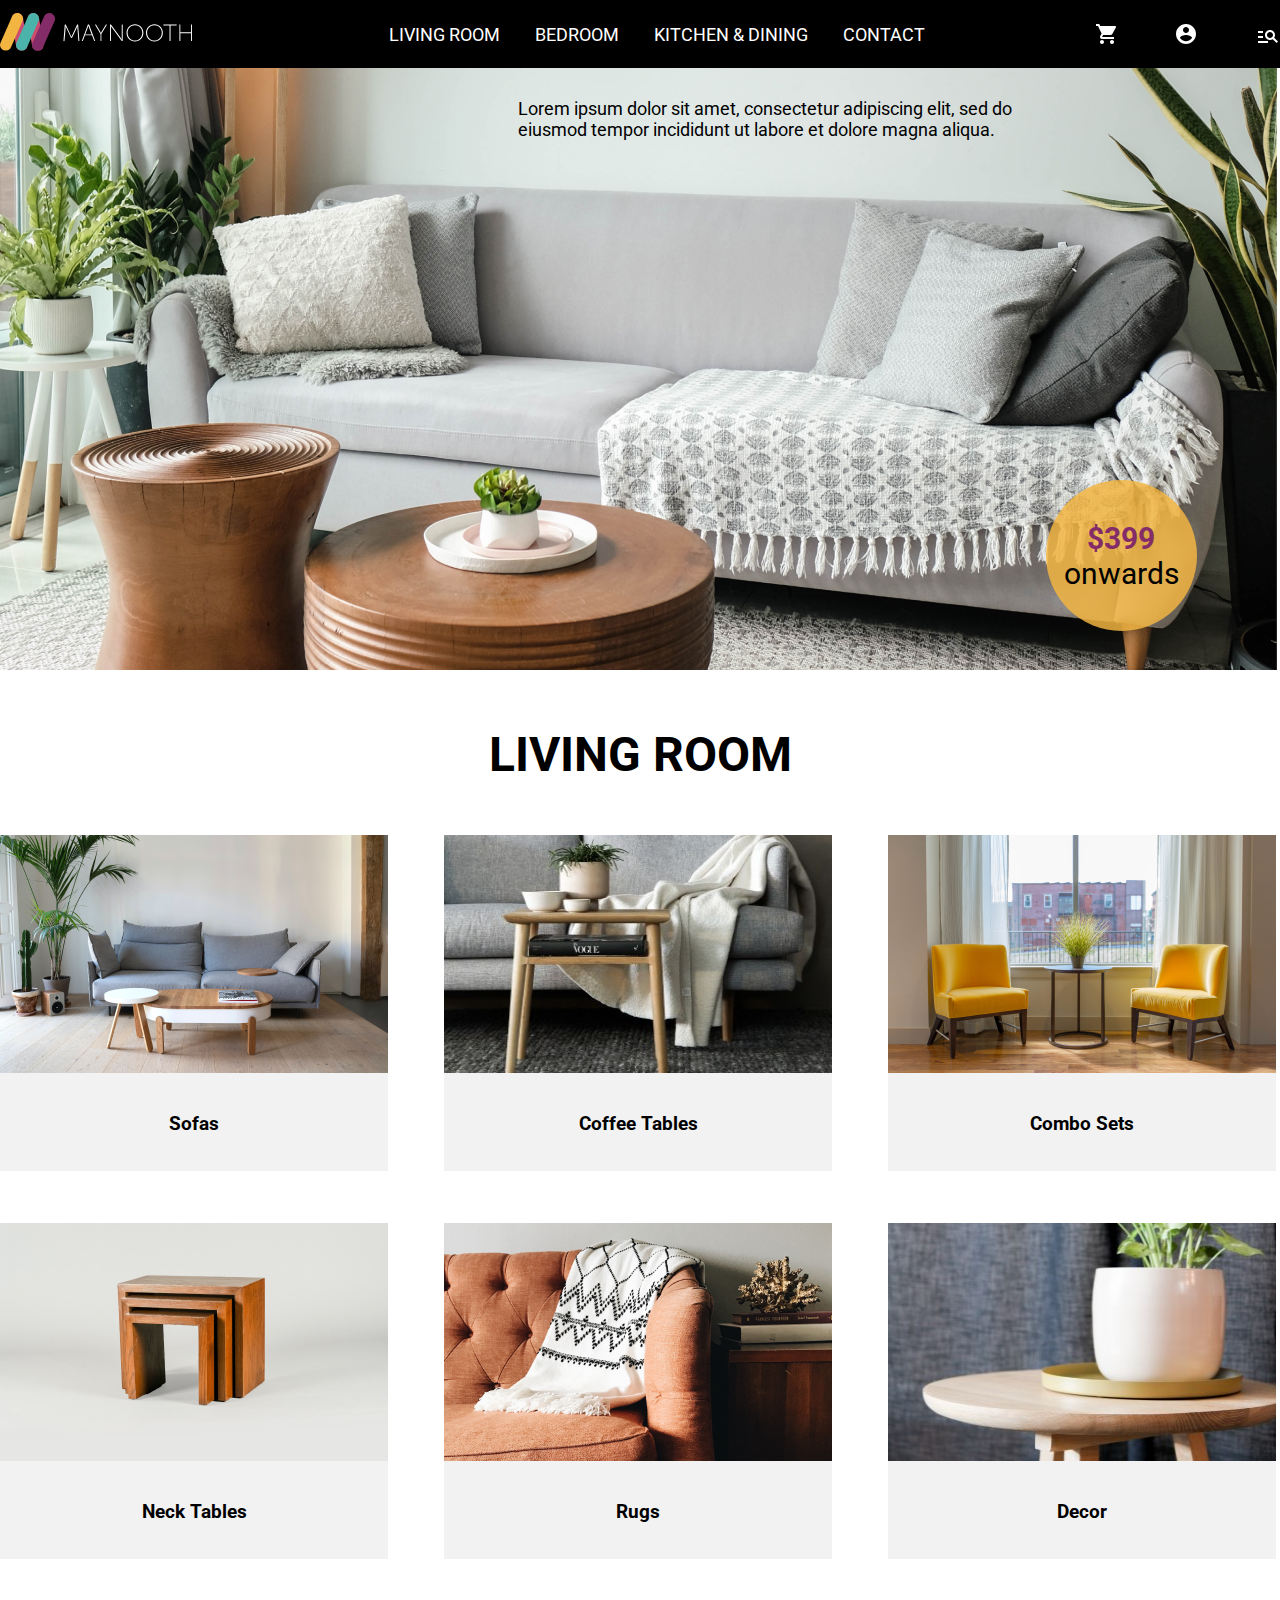
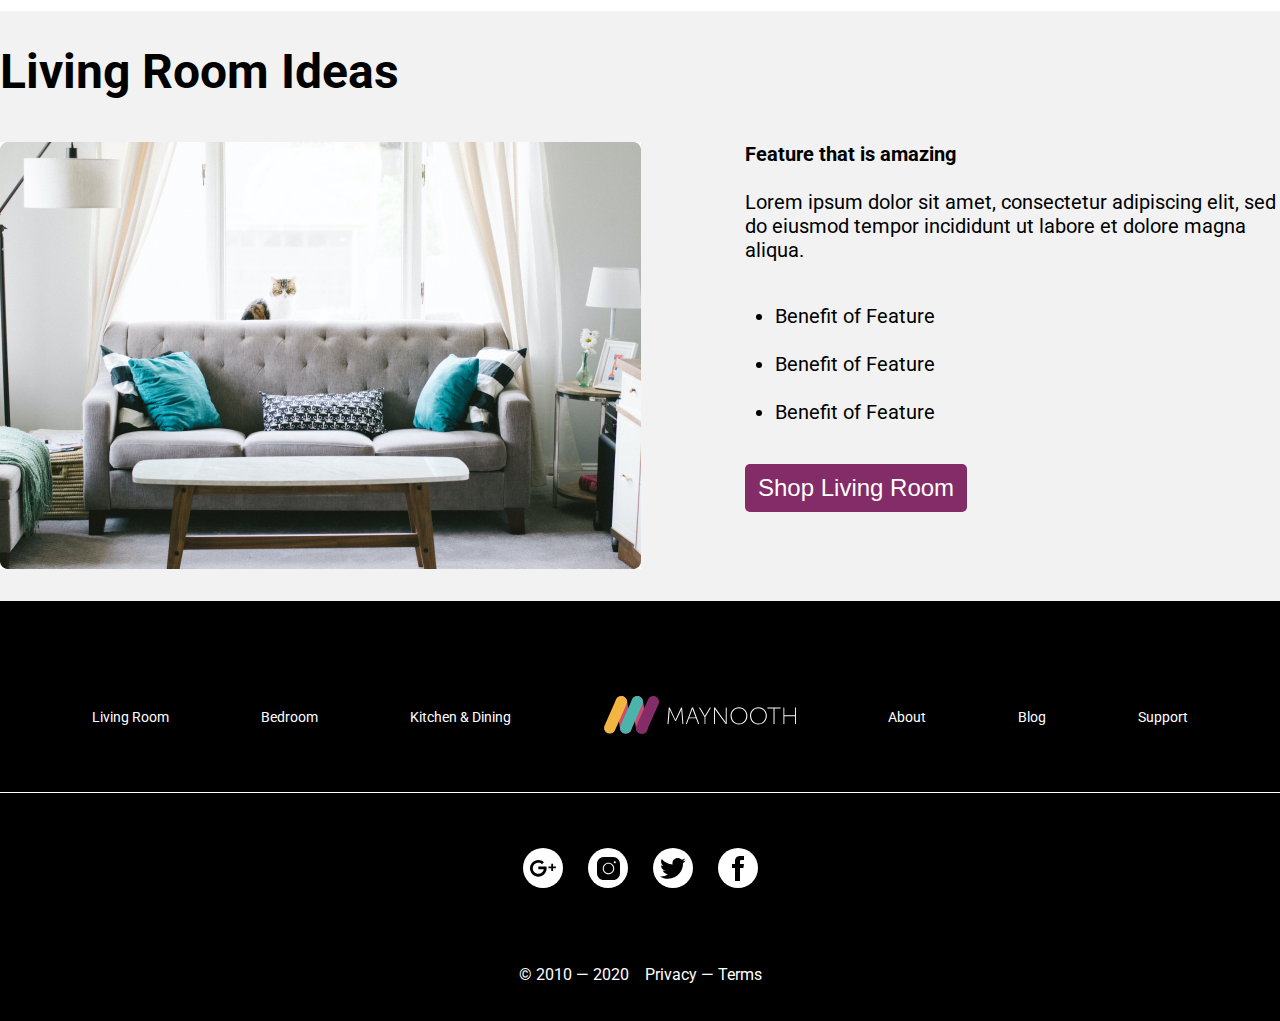
<file: index.html>
<!DOCTYPE html>
<html lang="en">

<head>
    <meta charset="UTF-8">
    <meta name="viewport" content="width=device-width, initial-scale=1.0">
    <title>MAYNOOTH</title>

    <link rel="stylesheet" href="css/style.css">
    <script src="js/index.js" defer></script>
</head>

<body>
    <div class="wrapper">

        <div class="ads">
            <div class="ads__content">
                <div class="ads__content-group">
                    <h4 class="ads__content-title">Bring style and comfort to your home with our online store MAYNOOTH</h4>
                    <svg class="ads__content-group-svg" xmlns="http://www.w3.org/2000/svg" width="16" height="16"
                        fill="currentColor" class="bi bi-x-circle-fill" viewBox="0 0 16 16">
                        <path
                            d="M16 8A8 8 0 1 1 0 8a8 8 0 0 1 16 0M5.354 4.646a.5.5 0 1 0-.708.708L7.293 8l-2.647 2.646a.5.5 0 0 0 .708.708L8 8.707l2.646 2.647a.5.5 0 0 0 .708-.708L8.707 8l2.647-2.646a.5.5 0 0 0-.708-.708L8 7.293z" />
                    </svg>
                </div>
                <div class="ads__content-group-content">
                    <p class="ads__content-text">Bring style and comfort to your home with our online furniture store!
                        Open
                        the door to a world of elegant design and functionality, where every detail is created for your
                        convenience. From exquisite beds and cozy sofas to stylish tables and practical cabinets, we
                        have it
                        all. Let your home speak of your taste and sophistication. Visit our online store right now and
                        turn
                        your dreams of the perfect interior into reality

                        </p>
                    <div class="ads__content-group__btn">
                        <button class="ads__content-btn-accept">Accept</button>
                        <button class="ads__content-btn-deny">Deny</button>
                    </div>
                </div>
            </div>
        </div>
        <header class="header">
            <div class="container">
                <nav class="nav">
                    <a href="index.html" class="logo-link">
                        <img class="logo-img" src="img/logo.svg" alt="">
                    </a>

                    <div class="nav__group">
                        <ul class="nav__group-list">
                            <li class="nav__group-item">
                                <a href="catalog.html" class="nav__group-link">LIVING ROOM</a>
                            </li>
                            <li class="nav__group-item">
                                <a href="#" class="nav__group-link">BEDROOM</a>
                            </li>
                            <li class="nav__group-item">
                                <a href="#" class="nav__group-link">KITCHEN & DINING</a>
                            </li>
                            <li class="nav__group-item">
                                <a href="#" class="nav__group-link">CONTACT</a>
                            </li>
                        </ul>

                        <ul class="nav__group-list-icon">
                            <li>
                                <a href="#" class="nav__group-link-icon">
                                    <img src="img/shop.svg" alt="" class="nav__group-img-icon">
                                </a>
                            </li>
                            <li>
                                <a href="#" class="nav__group-link-icon">
                                    <img src="img/about.svg" alt="" class="nav__group-img-icon">
                                </a>
                            </li>
                            <li>
                                <a href="#" class="nav__group-link-icon">
                                    <img src="img/search.svg" alt="" class="nav__group-img-icon">
                                </a>
                            </li>
                        </ul>
                    </div>
                </nav>
            </div>
        </header>

        <main class="main">
            <section class="top">
                <div class="top-bg"></div>
                <div class="container">
                    <div class="top-group">
                        <img src="img/top-photo.jpg" alt="" class="top-group__img" a>
                        <h1 class="top-group__title">Lorem ipsum dolor sit amet, consectetur adipiscing elit, sed do
                            eiusmod tempor incididunt ut labore et dolore magna aliqua.</h1>
                        <div class="top-group__onward">
                            <p class="top-group__onward-price">$399</p>
                            <p class="top-group__onward-text">onwards</p>
                        </div>
                    </div>
                </div>
            </section>

            <section class="room">
                <div class="container">
                    <h2 class="room__title">LIVING ROOM</h2>

                    <ul class="room__list">
                        <li class="room-item">
                            <a href="" class="room__link">
                                <img src="img/photo1.jpg" alt="" class="room__img">
                                <h3 class="room__item-title">Sofas</h3>
                            </a>
                        </li>
                        <li class="room-item">
                            <a href="" class="room__link">
                                <img src="img/photo2.jpg" alt="" class="room__img">
                                <h3 class="room__item-title">Coffee Tables</h3>
                            </a>
                        </li>
                        <li class="room-item">
                            <a href="" class="room__link">
                                <img src="img/photo3.jpg" alt="" class="room__img">
                                <h3 class="room__item-title">Combo Sets</h3>
                            </a>
                        </li>
                        <li class="room-item">
                            <a href="" class="room__link">
                                <img src="img/photo4.jpg" alt="" class="room__img">
                                <h3 class="room__item-title">Neck Tables</h3>
                            </a>
                        </li>
                        <li class="room-item">
                            <a href="" class="room__link">
                                <img src="img/photo5.jpg" alt="" class="room__img">
                                <h3 class="room__item-title">Rugs</h3>
                            </a>
                        </li>
                        <li class="room-item">
                            <a href="" class="room__link">
                                <img src="img/photo6.jpg" alt="" class="room__img">
                                <h3 class="room__item-title">Decor</h3>
                            </a>
                        </li>
                    </ul>
                </div>
            </section>

            <section class="living">
                <div class="container">
                    <h3 class="living__title">Living Room Ideas</h3>
                    <div class="libing__group">
                        <img src="img/living-photo.jpg" alt="" class="livong__group-img">
                        <div class="living__group-block">
                            <h4 class="living__group-block-title">Feature that is amazing</h4>
                            <p class="living__group-block-text">Lorem ipsum dolor sit amet, consectetur adipiscing elit,
                                sed do eiusmod tempor incididunt ut labore et dolore magna aliqua.</p>
                            <ul class="living__group-block-list">
                                <li class="living__group-block-item">Benefit of Feature</li>
                                <li class="living__group-block-item">Benefit of Feature</li>
                                <li class="living__group-block-item">Benefit of Feature</li>
                            </ul>
                            <button class="living__group-block-btn">Shop Living Room</button>
                        </div>
                    </div>
                </div>
            </section>
        </main>

        <footer class="footer">
            <div class="container">
                <ul class="footer__list">
                    <li class="footer__list-item">
                        <a href="" class="footer__list-item-link">Living Room</a>
                    </li>
                    <li class="footer__list-item">
                        <a href="" class="footer__list-item-link">Bedroom</a>
                    </li>
                    <li class="footer__list-item">
                        <a href="" class="footer__list-item-link">Kitchen & Dining</a>
                    </li>
                    <li class="footer__list-items">
                        <a href="" class="footer__list-item-link">
                            <img src="img/logo.svg" alt="" class="footer__logo">
                        </a>
                    </li>
                    <li class="footer__list-item">
                        <a href="" class="footer__list-item-link">About</a>
                    </li>
                    <li class="footer__list-item">
                        <a href="" class="footer__list-item-link">Blog</a>
                    </li>
                    <li class="footer__list-item">
                        <a href="" class="footer__list-item-link">Support</a>
                    </li>
                </ul>

                <ul class="footer__list-icons">
                    <li class="footer__list-icons-item">
                        <a href="" class="footer__list-icons-link">
                            <img src="img/svg1.svg" alt="" class="footer__list-icons-img">
                        </a>
                    </li>
                    <li class="footer__list-icons-item">
                        <a href="" class="footer__list-icons-link">
                            <img src="img/svg2.svg" alt="" class="footer__list-icons-img">
                        </a>
                    </li>
                    <li class="footer__list-icons-item">
                        <a href="" class="footer__list-icons-link">
                            <img src="img/svg3.svg" alt="" class="footer__list-icons-img">
                        </a>
                    </li>
                    <li class="footer__list-icons-item">
                        <a href="" class="footer__list-icons-link">
                            <img src="img/svg4.svg" alt="" class="footer__list-icons-img">
                        </a>
                    </li>
                </ul>

                <div class="footer__group">
                    <p class="footer__group-age">
                        © 2010 — 2020
                    </p>
                    <p class="footer__group-ptivacy">Privacy — Terms</p>
                </div>
            </div>
        </footer>
    </div>
</body>

</html>
</file>
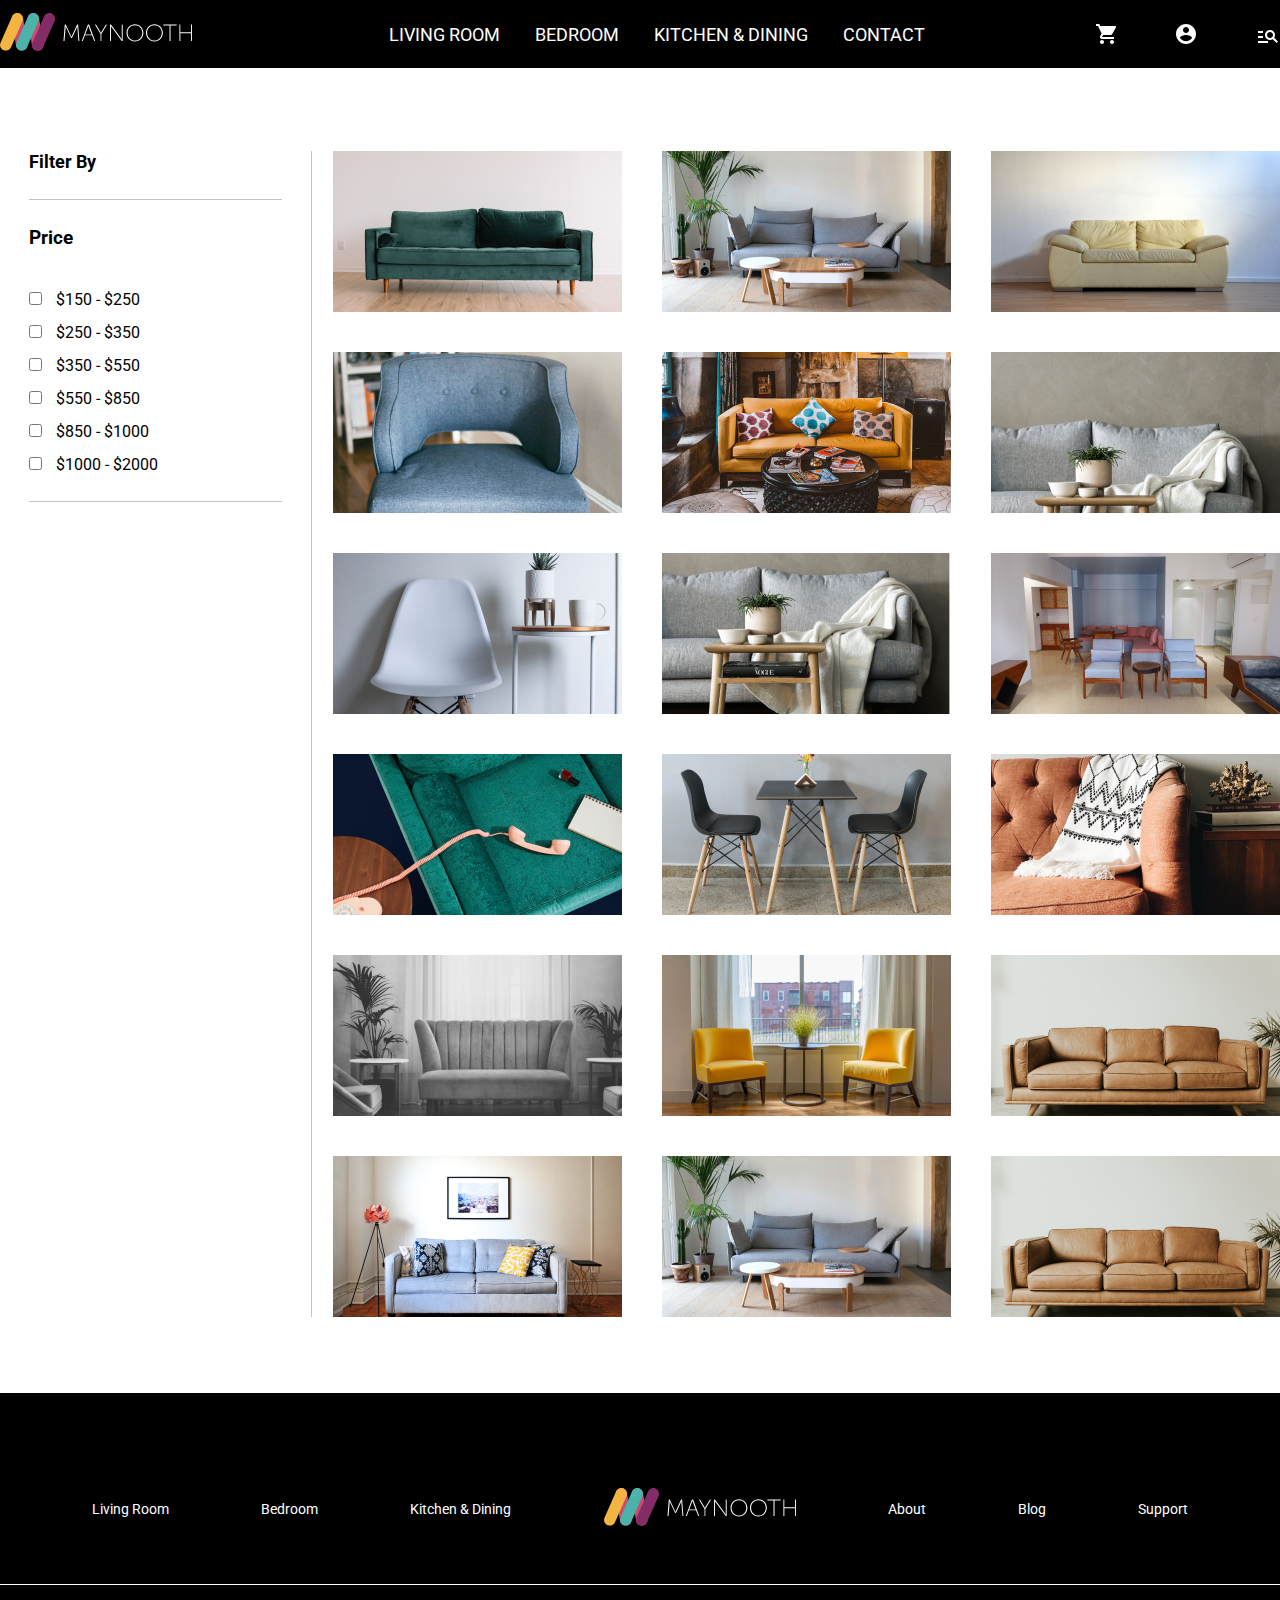
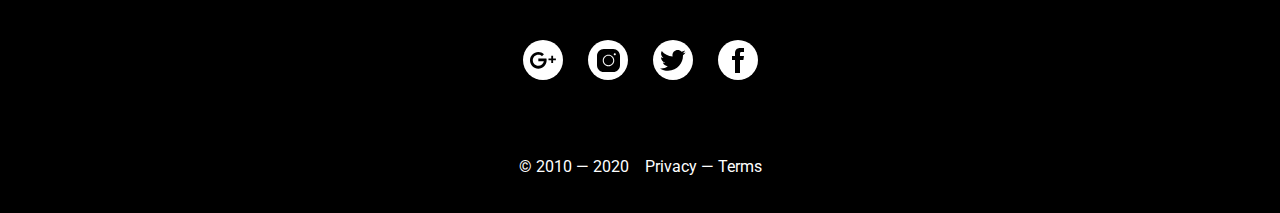
<file: catalog.html>
<!DOCTYPE html>
<html lang="en">

<head>
    <meta charset="UTF-8">
    <meta name="viewport" content="width=device-width, initial-scale=1.0">
    <title>MAYNOOTH</title>

    <link rel="stylesheet" href="css/style.css">
    <script src="js/index.js" defer></script>
</head>

<body>
    <div class="wrapper">
        <header class="header">
            <div class="container">
                <nav class="nav">
                    <a href="index.html" class="logo-link">
                        <img class="logo-img" src="img/logo.svg" alt="">
                    </a>

                    <div class="nav__group">
                        <ul class="nav__group-list">
                            <li class="nav__group-item">
                                <a href="catalog.html" class="nav__group-link">LIVING ROOM</a>
                            </li>
                            <li class="nav__group-item">
                                <a href="#" class="nav__group-link">BEDROOM</a>
                            </li>
                            <li class="nav__group-item">
                                <a href="#" class="nav__group-link">KITCHEN & DINING</a>
                            </li>
                            <li class="nav__group-item">
                                <a href="#" class="nav__group-link">CONTACT</a>
                            </li>
                        </ul>

                        <ul class="nav__group-list-icon">
                            <li>
                                <a href="#" class="nav__group-link-icon">
                                    <img src="img/shop.svg" alt="" class="nav__group-img-icon">
                                </a>
                            </li>
                            <li>
                                <a href="#" class="nav__group-link-icon">
                                    <img src="img/about.svg" alt="" class="nav__group-img-icon">
                                </a>
                            </li>
                            <li>
                                <a href="#" class="nav__group-link-icon">
                                    <img src="img/search.svg" alt="" class="nav__group-img-icon">
                                </a>
                            </li>
                        </ul>
                    </div>
                </nav>
            </div>
        </header>

        <main class="main">
            <section class="catalog-inner">
                <div class="container">
                    <div class="catalog-inner__group">
                        <div class="catalog-inner__filter">
                            <h2 class="catalog-inner__filter-title">Filter By</h2>
                            <ul class="catalog-inner__filter-list">
                                <li class="catalog-inner__filter-item">
                                    <h3 class="catalog-inner__filter-item-title">Price</h3>
                                </li>
                                <li class="catalog-inner__filter-item">
                                    <input type="checkbox" name="" id="1" class="catalog-inner__filter-inp">
                                    <label for="1">$150 - $250</label>
                                </li>
                                <li class="catalog-inner__filter-item">
                                    <input type="checkbox" name="" id="2" class="catalog-inner__filter-inp">
                                    <label for="2">$250 - $350</label>
                                </li>
                                <li class="catalog-inner__filter-item">
                                    <input type="checkbox" name="" id="3" class="catalog-inner__filter-inp">
                                    <label for="3">$350 - $550</label>
                                </li>
                                <li class="catalog-inner__filter-item">
                                    <input type="checkbox" name="" id="4" class="catalog-inner__filter-inp">
                                    <label for="4">$550 - $850</label>
                                </li>
                                <li class="catalog-inner__filter-item">
                                    <input type="checkbox" name="" id="5" class="catalog-inner__filter-inp">
                                    <label for="5">$850 - $1000</label>
                                </li>
                                <li class="catalog-inner__filter-item">
                                    <input type="checkbox" name="" id="6" class="catalog-inner__filter-inp">
                                    <label for="6">$1000 - $2000</label>
                                </li>
                            </ul>
                        </div>

                        <div class="catalog-inner__products">
                            <ul class="catalog-inner__products-list">
                                <li class="catalog-inner__products-item">
                                    <img src="img/catalog1.jpg" alt="" class="catalog-inner__products-img">
                                    <div class="catalog-inner__products-item-group">
                                        <h4 class="catalog-inner__products-item-title">Comfort</h4>
                                        <p class="catalog-inner__products-price">$299</p>
                                    </div>
                                    <button class="catalog-inner__products-btn">Buy</button>
                                </li>
                                <li class="catalog-inner__products-item">
                                    <img src="img/catalog2.jpg" alt="" class="catalog-inner__products-img">
                                    <div class="catalog-inner__products-item-group">
                                        <h4 class="catalog-inner__products-item-title">Ancient</h4>
                                        <p class="catalog-inner__products-price">$159</p>
                                    </div>
                                    <button class="catalog-inner__products-btn">Buy</button>
                                </li>
                                <li class="catalog-inner__products-item">
                                    <img src="img/catalog3.jpg" alt="" class="catalog-inner__products-img">
                                    <div class="catalog-inner__products-item-group">
                                        <h4 class="catalog-inner__products-item-title">Special</h4>
                                        <p class="catalog-inner__products-price">$499</p>
                                    </div>
                                    <button class="catalog-inner__products-btn">Buy</button>
                                </li>
                                <li class="catalog-inner__products-item">
                                    <img src="img/catalog4.jpg" alt="" class="catalog-inner__products-img">
                                    <div class="catalog-inner__products-item-group">
                                        <h4 class="catalog-inner__products-item-title">Ancient</h4>
                                        <p class="catalog-inner__products-price">$399</p>
                                    </div>
                                    <button class="catalog-inner__products-btn">Buy</button>
                                </li>
                                <li class="catalog-inner__products-item">
                                    <img src="img/ctalog5.jpg" alt="" class="catalog-inner__products-img">
                                    <div class="catalog-inner__products-item-group">
                                        <h4 class="catalog-inner__products-item-title">Sassy</h4>
                                        <p class="catalog-inner__products-price">$199</p>
                                    </div>
                                    <button class="catalog-inner__products-btn">Buy</button>
                                </li>
                                <li class="catalog-inner__products-item">
                                    <img src="img/ctalog6.jpg" alt="" class="catalog-inner__products-img">
                                    <div class="catalog-inner__products-item-group">
                                        <h4 class="catalog-inner__products-item-title">Sunny</h4>
                                        <p class="catalog-inner__products-price">$299</p>
                                    </div>
                                    <button class="catalog-inner__products-btn">Buy</button>
                                </li>
                                <li class="catalog-inner__products-item">
                                    <img src="img/ctalog7.jpg" alt="" class="catalog-inner__products-img">
                                    <div class="catalog-inner__products-item-group">
                                        <h4 class="catalog-inner__products-item-title">Comfort</h4>
                                        <p class="catalog-inner__products-price">$499</p>
                                    </div>
                                    <button class="catalog-inner__products-btn">Buy</button>
                                </li>
                                <li class="catalog-inner__products-item">
                                    <img src="img/ctalog8.jpg" alt="" class="catalog-inner__products-img">
                                    <div class="catalog-inner__products-item-group">
                                        <h4 class="catalog-inner__products-item-title">Special</h4>
                                        <p class="catalog-inner__products-price">$400</p>
                                    </div>
                                    <button class="catalog-inner__products-btn">Buy</button>
                                </li>
                                <li class="catalog-inner__products-item">
                                    <img src="img/ctalog9.jpg" alt="" class="catalog-inner__products-img">
                                    <div class="catalog-inner__products-item-group">
                                        <h4 class="catalog-inner__products-item-title">classy</h4>
                                        <p class="catalog-inner__products-price">$699</p>
                                    </div>
                                    <button class="catalog-inner__products-btn">Buy</button>
                                </li>
                                <li class="catalog-inner__products-item">
                                    <img src="img/ctalog10.jpg" alt="" class="catalog-inner__products-img">
                                    <div class="catalog-inner__products-item-group">
                                        <h4 class="catalog-inner__products-item-title">Ancient</h4>
                                        <p class="catalog-inner__products-price">$299</p>
                                    </div>
                                    <button class="catalog-inner__products-btn">Buy</button>
                                </li>
                                <li class="catalog-inner__products-item">
                                    <img src="img/ctalog11.jpg" alt="" class="catalog-inner__products-img">
                                    <div class="catalog-inner__products-item-group">
                                        <h4 class="catalog-inner__products-item-title">Classy</h4>
                                        <p class="catalog-inner__products-price">$150</p>
                                    </div>
                                    <button class="catalog-inner__products-btn">Buy</button>
                                </li>
                                <li class="catalog-inner__products-item">
                                    <img src="img/ctalog12.jpg" alt="" class="catalog-inner__products-img">
                                    <div class="catalog-inner__products-item-group">
                                        <h4 class="catalog-inner__products-item-title">Comfort</h4>
                                        <p class="catalog-inner__products-price">$250</p>
                                    </div>
                                    <button class="catalog-inner__products-btn">Buy</button>
                                </li>
                                <li class="catalog-inner__products-item">
                                    <img src="img/ctalog13.jpg" alt="" class="catalog-inner__products-img">
                                    <div class="catalog-inner__products-item-group">
                                        <h4 class="catalog-inner__products-item-title">Ancient</h4>
                                        <p class="catalog-inner__products-price">$299</p>
                                    </div>
                                    <button class="catalog-inner__products-btn">Buy</button>
                                </li>
                                <li class="catalog-inner__products-item">
                                    <img src="img/ctalog14.jpg" alt="" class="catalog-inner__products-img">
                                    <div class="catalog-inner__products-item-group">
                                        <h4 class="catalog-inner__products-item-title">Comfort</h4>
                                        <p class="catalog-inner__products-price">$359</p>
                                    </div>
                                    <button class="catalog-inner__products-btn">Buy</button>
                                </li>
                                <li class="catalog-inner__products-item">
                                    <img src="img/ctalog15.jpg" alt="" class="catalog-inner__products-img">
                                    <div class="catalog-inner__products-item-group">
                                        <h4 class="catalog-inner__products-item-title">Sassy</h4>
                                        <p class="catalog-inner__products-price">$449</p>
                                    </div>
                                    <button class="catalog-inner__products-btn">Buy</button>
                                </li>
                                <li class="catalog-inner__products-item">
                                    <img src="img/ctalog16.jpg" alt="" class="catalog-inner__products-img">
                                    <div class="catalog-inner__products-item-group">
                                        <h4 class="catalog-inner__products-item-title">Comfort</h4>
                                        <p class="catalog-inner__products-price">$399</p>
                                    </div>
                                    <button class="catalog-inner__products-btn">Buy</button>
                                </li>
                                <li class="catalog-inner__products-item">
                                    <img src="img/ctalog17.jpg" alt="" class="catalog-inner__products-img">
                                    <div class="catalog-inner__products-item-group">
                                        <h4 class="catalog-inner__products-item-title">Seater</h4>
                                        <p class="catalog-inner__products-price">$199</p>
                                    </div>
                                    <button class="catalog-inner__products-btn">Buy</button>
                                </li>
                                <li class="catalog-inner__products-item">
                                    <img src="img/ctalog18.jpg" alt="" class="catalog-inner__products-img">
                                    <div class="catalog-inner__products-item-group">
                                        <h4 class="catalog-inner__products-item-title">Classy</h4>
                                        <p class="catalog-inner__products-price">$269</p>
                                    </div>
                                    <button class="catalog-inner__products-btn">Buy</button>
                                </li>
                            </ul>
                        </div>
                    </div>
                </div>
            </section>
        </main>

        <footer class="footer">
            <div class="container">
                <ul class="footer__list">
                    <li class="footer__list-item">
                        <a href="" class="footer__list-item-link">Living Room</a>
                    </li>
                    <li class="footer__list-item">
                        <a href="" class="footer__list-item-link">Bedroom</a>
                    </li>
                    <li class="footer__list-item">
                        <a href="" class="footer__list-item-link">Kitchen & Dining</a>
                    </li>
                    <li class="footer__list-items">
                        <a href="" class="footer__list-item-link">
                            <img src="img/logo.svg" alt="" class="footer__logo">
                        </a>
                    </li>
                    <li class="footer__list-item">
                        <a href="" class="footer__list-item-link">About</a>
                    </li>
                    <li class="footer__list-item">
                        <a href="" class="footer__list-item-link">Blog</a>
                    </li>
                    <li class="footer__list-item">
                        <a href="" class="footer__list-item-link">Support</a>
                    </li>
                </ul>

                <ul class="footer__list-icons">
                    <li class="footer__list-icons-item">
                        <a href="" class="footer__list-icons-link">
                            <img src="img/svg1.svg" alt="" class="footer__list-icons-img">
                        </a>
                    </li>
                    <li class="footer__list-icons-item">
                        <a href="" class="footer__list-icons-link">
                            <img src="img/svg2.svg" alt="" class="footer__list-icons-img">
                        </a>
                    </li>
                    <li class="footer__list-icons-item">
                        <a href="" class="footer__list-icons-link">
                            <img src="img/svg3.svg" alt="" class="footer__list-icons-img">
                        </a>
                    </li>
                    <li class="footer__list-icons-item">
                        <a href="" class="footer__list-icons-link">
                            <img src="img/svg4.svg" alt="" class="footer__list-icons-img">
                        </a>
                    </li>
                </ul>

                <div class="footer__group">
                    <p class="footer__group-age">
                        © 2010 — 2020
                    </p>
                    <p class="footer__group-ptivacy">Privacy — Terms</p>
                </div>
            </div>
        </footer>
    </div>
</body>

</html>
</file>
<file: css/style.css>
@import url('https://fonts.googleapis.com/css2?family=Roboto:ital,wght@0,100;0,300;0,400;0,500;0,700;0,900;1,100;1,300;1,400;1,500;1,700;1,900&display=swap');
@import url('catalog.css');

*,
body,
html {
    box-sizing: border-box;
    padding: 0;
    margin: 0;
}

body,
html {
    height: 100%;
    width: 100%;
    font-family: var(--font);
    font-weight: 400;
    font-style: normal;
}

*::after,
*::before {
    box-sizing: border-box;
}

h1,
h2,
h3,
h4,
h5,
h6 {
    margin: 0;
    padding: 0;
}

ul,
ol {
    list-style: none;
}

a {
    text-decoration: none;
    color: inherit;
}



:root {
    --font: "Roboto", sans-serif;
    --color-btn: #842C68;
    --background: #F2F2F2;
    --border-color: 1px solid #c4c4c4;
    --color-onwards: #F3B541;
}

.wrapper {
    position: relative;
    display: flex;
    flex-direction: column;
    height: 100%;
}

.main {
    flex-grow: 1;
}

.container {
    width: 1280px;
    margin: 0 auto;
}

.header {
    background-color: #000;
}

.nav {
    display: flex;
    justify-content: space-between;
    align-items: center;
}

.logo-link {
    padding: 13px 0;
}

.nav__group {
    display: flex;
    width: 70%;
    height: 20px;
    justify-content: space-between;
}

.nav__group-list {
    display: flex;
    gap: 25px;
    color: #fff;
    font-size: 18px;
}

.nav__group-link {
    position: relative;
    padding: 5px;
    z-index: 1;
}

.nav__group-link::before {
    content: '';
    position: absolute;
    inset: 0;
    z-index: -1;
    width: 0;
    height: 100%;
    background-color: var(--color-btn);
    transition: all .4s;
}

.nav__group-link:hover:before {
    width: 100%;
    transition: all .4s;
}

.nav__group-list-icon {
    display: flex;
    gap: 60px;
}

.top {
    position: relative;
}

.top-bg {
    position: absolute;
    z-index: -1;
    width: 100%;
    height: 545px;
    background-color: var(--background);
}

.top-group {
    position: relative;
}

.top-group__title {
    position: absolute;
    top: 5%;
    right: 20%;
    width: 506px;
    font-size: 18px;
    font-weight: normal;
}

.top-group__onward {
    position: absolute;
    top: 68%;
    right: 6.5%;
    display: flex;
    flex-direction: column;
    justify-content: center;
    align-items: center;
    background-color: rgba(243, 181, 65, .84);
    width: 151px;
    height: 151px;
    border-radius: 50%;

}

.top-group__onward-price {
    font-size: 30px;
    font-weight: 700;
    color: var(--color-btn);
}

.top-group__onward-text {
    font-size: 30px;
}

.room {
    padding-top: 52px;
}

.room__title {
    font-size: clamp(1.25rem, -0.027rem + 3.7838vw, 3rem);
    text-align: center;
    margin-bottom: 52px;
}

.room__list {
    display: grid;
    grid-template-columns: repeat(3, 1fr);
    gap: 52px;
    margin-bottom: 52px;
}

.room-item {
    width: 388px;
    height: 336px;
    background-color: var(--background);
    transition: all .4s;
}

.room-item:hover {
    box-shadow: 0 0 10px #000;
    transform: scale(1.05);
    transition: all .4s;
}

.room__img {
    width: 388px;
    height: 238px;
    margin-bottom: 36px;
}

.room__item-title {
    text-align: center;
}

.living {
    background-color: var(--background);
    padding: 32px 0;
}

.living__title {
    font-size: 48px;
    margin-bottom: 42px;
}

.libing__group {
    display: flex;
    justify-content: space-between;
}

.living__group-block {
    width: 535px;
}

.living__group-block-title {
    font-size: 20px;
    margin-bottom: 24px;
}

.living__group-block-text {
    font-size: 20px;
    margin-bottom: 42px;
}

.living__group-block-list {
    list-style: disc;
    margin-left: 30px;
    font-size: 20px;
    margin-bottom: 40px;
}

.living__group-block-item {
    margin-bottom: 24px;
}

.living__group-block-btn {
    cursor: pointer;
    position: relative;
    color: #fff;
    background-color: var(--color-btn);
    border: none;
    border-radius: 5px;
    padding: 10px 13px;
    font-size: 24px;
    z-index: 2;
}

.living__group-block-btn:hover::before {
    color: #000;
    width: 100%;
    transition: all .5s;
}

.living__group-block-btn::before {
    content: "";
    position: absolute;
    inset: 0;
    width: 0;
    height: 100%;
    background-color: rgba(255, 255, 255, .1);
    border-radius: 5px;
    transition: all .4s;
    z-index: -1;
}

.footer {
    background-color: #000;
    padding: 95px 0 35px;
}

.footer__list {
    display: flex;
    justify-content: space-evenly;
    align-items: center;
    font-size: 14px;
    padding-bottom: 55px;
    margin-bottom: 55px;
    /* gap: 78px; */
    color: #fff;
    border-bottom: 1px solid #fff;
}

.footer__list-item {
    position: relative;
    transition: all .4s;
}

.footer__list-item::after {
    content: '';
    position: absolute;
    bottom: -5px;
    right: 0;
    width: 0;
    height: 2px;
    background-color: #F2F2F2;
    z-index: 5;
    transition: all .4s;

}

.footer__list-item:hover::after {
    width: 100%;
    left: 0;
    transition: all .4s;

}

.footer__list-icons {
    display: flex;
    justify-content: center;
    gap: 25px;
    margin-bottom: 72px;
}

.footer__list-icons-item {
    transition: all .4s;
}

.footer__list-icons-item:nth-child(1):hover {
    filter: drop-shadow(0 3px 1px red) drop-shadow(0 -3px 1px blue) drop-shadow(3px 0 1px green) drop-shadow(-3px 0 1px yellow) drop-shadow(0 0 10px #fff);
    transition: all .4s;
}

.footer__list-icons-item:nth-child(2):hover {
    filter: drop-shadow(0 0 10px rgb(255, 94, 0));
    transition: all .4s;
}

.footer__list-icons-item:nth-child(3):hover {
    filter: drop-shadow(0 0 10px #fff);
    transition: all .4s;

}

.footer__list-icons-item:nth-child(4):hover {
    filter: drop-shadow(0 0 10px blue);
    transition: all .4s;


}

.footer__group {
    display: flex;
    justify-content: center;
    gap: 16px;
    color: #fff;
    line-height: 140%;
}

.ads {
    position: absolute;
    top: 50%;
    left: 50%;
    transform: translate(-50%, -50%) translateY(-200%);
    z-index: 5;
    width: 500px;
    height: 500px;
    padding: 15px;
    background-color: #fff;
    box-shadow: 0 0 10px;
    border-radius: 12px;
    transition: all .4s;
}
.ads--show{
    transform: translate(-50%, -50%) translateY(0);

    transition: all .4s;
}

.ads__content-group {
    display: flex;
    justify-content: space-between;
}

.ads__content-title {
    width: 400px;
    margin-bottom: 20px;
    font-size: 25px;
    text-align: center;
}

.ads__content {
    display: flex;
    flex-direction: column;
    gap: 30px;
}

.ads__content-text {
    text-align: center;
    font-size: 16px;
    font-weight: 600;
    line-height: 30px;
    margin-bottom: 40px;
}

.ads__content-group__btn {
    display: flex;
    justify-content: space-evenly;
}

.ads__content-btn-accept, .ads__content-btn-deny {
    cursor: pointer;
    width: 150px;
    padding: 10px 0;
    font-weight: 700;
    border: none;
    transition: all .3s;

}

.ads__content-btn-accept:hover, .ads__content-btn-deny:hover{
    background-color: #842C68;
    color: #fff;
    border-radius: 5px;
    transition: all .3s;
}
</file>
